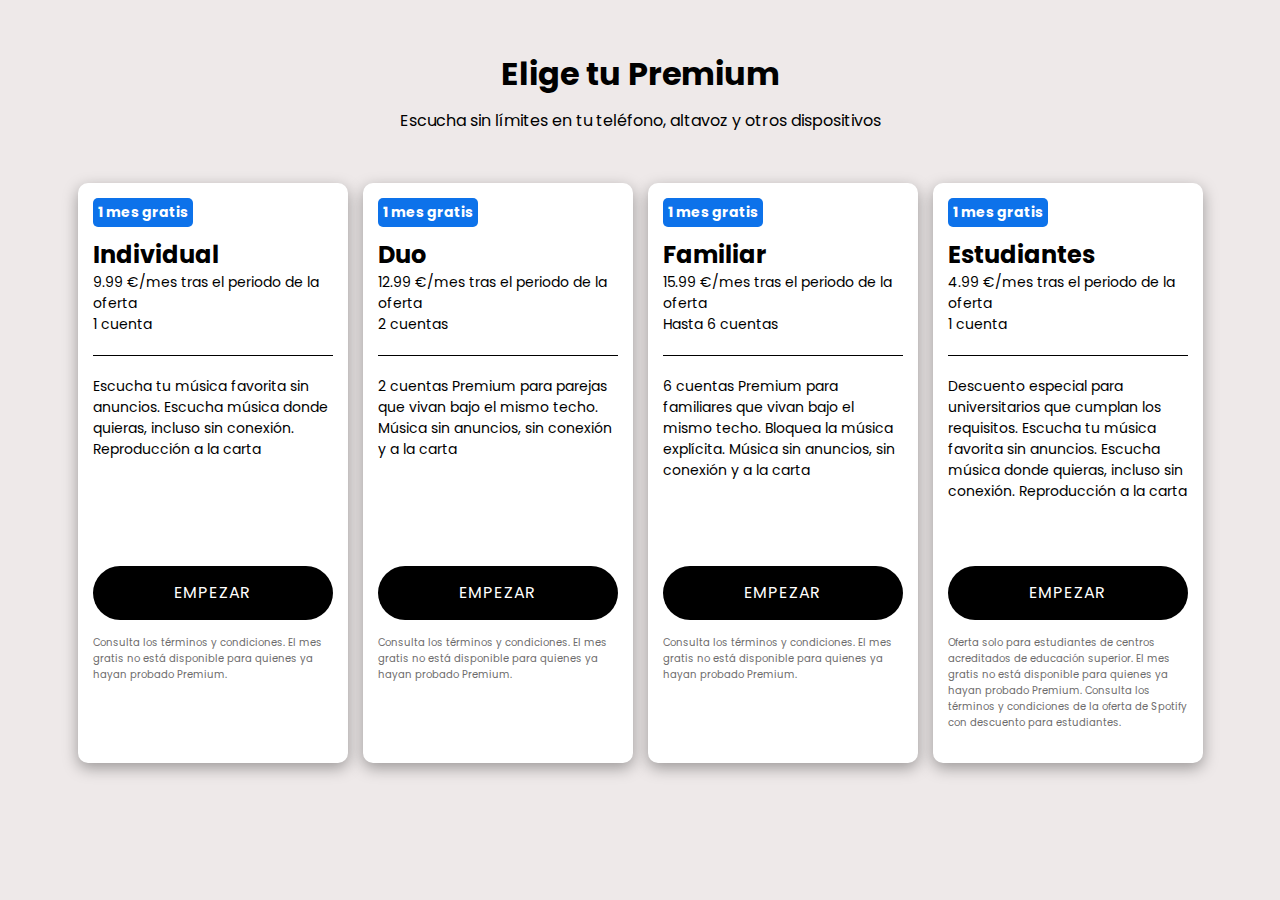
<file: html/index.html>
<!DOCTYPE html>
<html lang="en">
<head>
    <meta charset="UTF-8">
    <meta http-equiv="X-UA-Compatible" content="IE=edge">
    <meta name="viewport" content="width=device-width, initial-scale=1.0">
    <link rel="preconnect" href="https://fonts.googleapis.com">
    <link rel="preconnect" href="https://fonts.gstatic.com" crossorigin>
    <link href="https://fonts.googleapis.com/css2?family=Poppins:wght@300;400;700&display=swap" rel="stylesheet">
    <link rel="stylesheet" href="../styles/main.css">
    <title>Live Plan</title>
</head>
<body>
    <header class="header">
        <h1 class="main-title">Elige tu Premium</h1>
        <p class="subtitle">Escucha sin límites en tu teléfono, altavoz y otros dispositivos</p>
    </header>

    <main class="main">
       <ul class="plans-list">
        <plan-card 
            title = "Individual"
            price = "9.99"
            account = "1 cuenta"
            benefits = "Escucha tu música favorita sin anuncios. Escucha música donde quieras, incluso sin conexión. Reproducción a la carta"
            terms = "Consulta los términos y condiciones. El mes gratis no está disponible para quienes ya hayan probado Premium."
        ></plan-card>
         <plan-card 
            title = "Duo"
            price = "12.99"
            account = "2 cuentas"
            benefits = "2 cuentas Premium para parejas que vivan bajo el mismo techo. Música sin anuncios, sin conexión y a la carta"
            terms = "Consulta los términos y condiciones. El mes gratis no está disponible para quienes ya hayan probado Premium."
        ></plan-card>
        <plan-card 
            title = "Familiar"
            price = "15.99"
            account = "Hasta 6 cuentas"
            benefits = " 6 cuentas Premium para familiares que vivan bajo el mismo techo. Bloquea la música explícita. Música sin anuncios, sin conexión y a la carta"
            terms = "Consulta los términos y condiciones. El mes gratis no está disponible para quienes ya hayan probado Premium."
        ></plan-card>
        <plan-card 
            title = "Estudiantes"
            price = "4.99"
            account = "1 cuenta"
            benefits = "Descuento especial para universitarios que cumplan los requisitos. Escucha tu música favorita sin anuncios. Escucha música donde quieras, incluso sin conexión. Reproducción a la carta"
            terms = "Oferta solo para estudiantes de centros acreditados de educación superior. El mes gratis no está disponible para quienes ya hayan probado Premium. Consulta los términos y condiciones de la oferta de Spotify con descuento para estudiantes."
        ></plan-card>
       </ul>
    </main>
    
    <script type="module" src="../js/main.js"></script> 
</body>
</html>
</file>
<file: styles/main.css>
* {
    box-sizing: border-box;
    margin: 0;
    padding: 0;
    list-style: none;
    text-decoration: none;
}

body{
    font-family: 'Poppins', sans-serif;
    background-color: rgb(238, 233, 233);
}

.header{
    display: flex;
    flex-direction: column;
    justify-content: center;
    align-content: center;
    align-items: center;
    margin-top: 50px;
    margin-bottom: 50px;
}

.subtitle{
    margin-top: 10px;
    font-size: 16px;
    font-weight: 400;
    
}

.plans-list{
    display: flex;
    flex-wrap: wrap;
    flex-direction: row;
    justify-content: center;
    gap: 15px;
}
</file>
